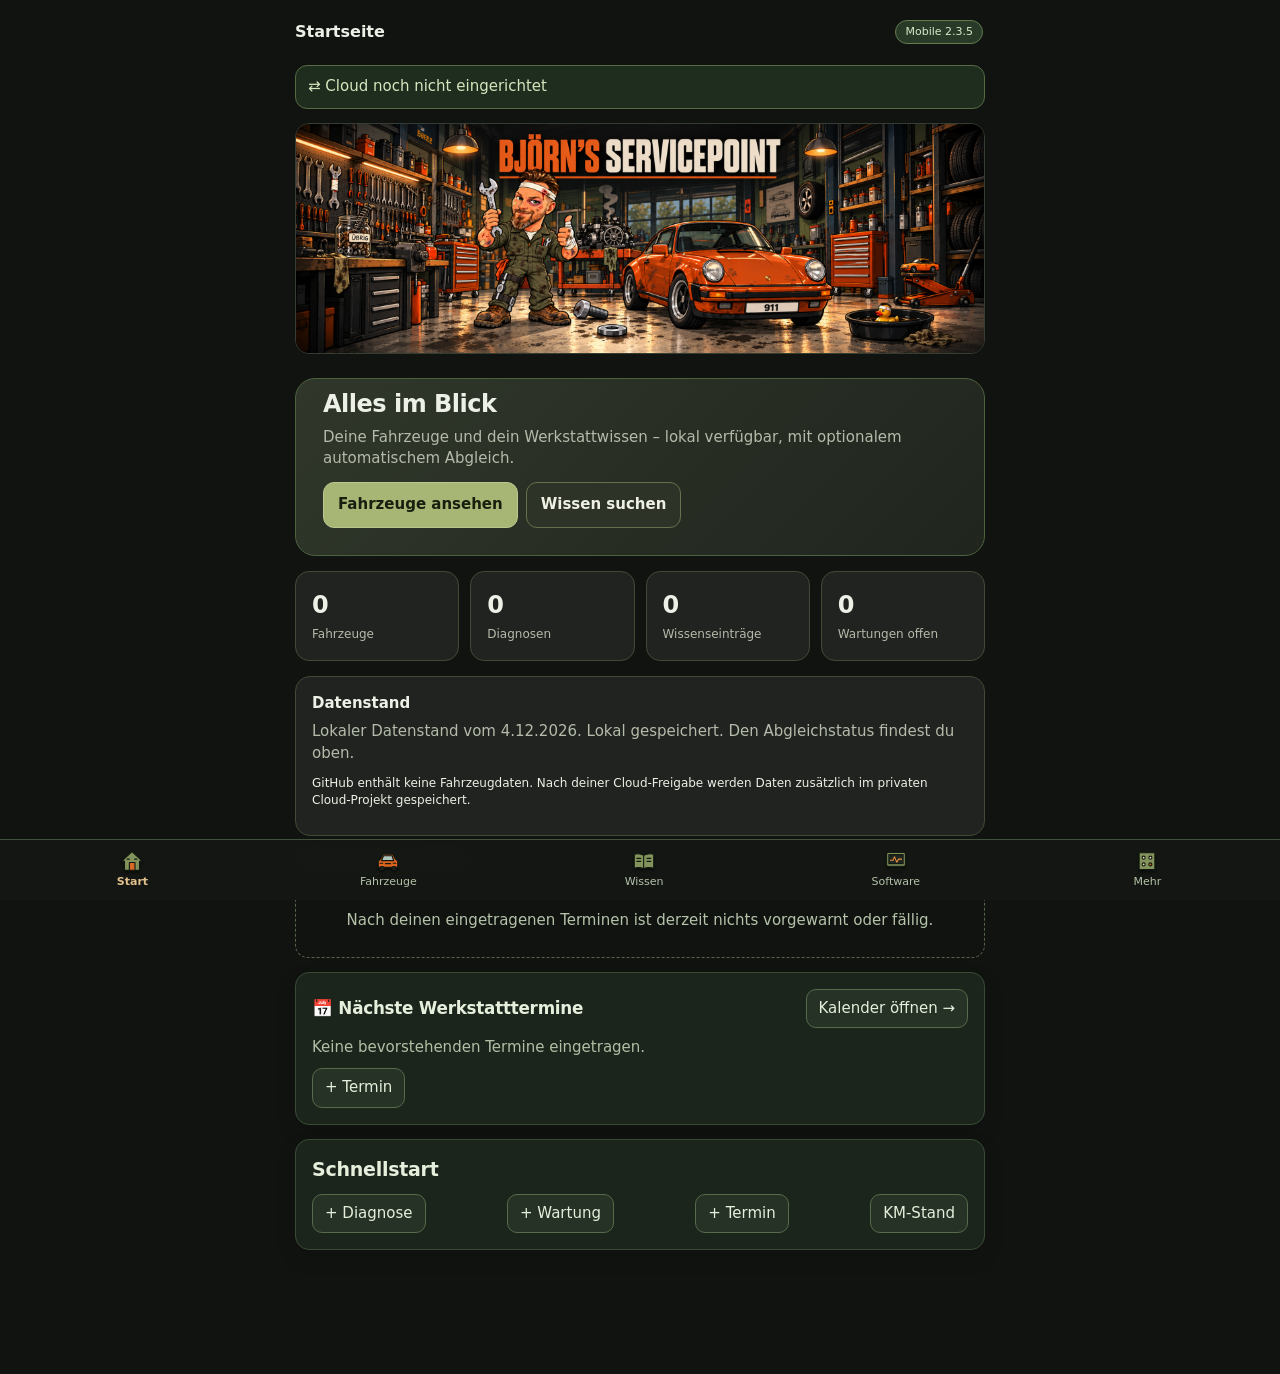
<file: index.html>
<!doctype html><html lang="de"><head><meta charset="utf-8"><meta name="viewport" content="width=device-width,initial-scale=1,viewport-fit=cover"><meta name="theme-color" content="#20231f"><meta name="apple-mobile-web-app-capable" content="yes"><meta name="apple-mobile-web-app-status-bar-style" content="black-translucent"><meta name="apple-mobile-web-app-title" content="Werkstatt"><link rel="manifest" href="manifest.webmanifest"><link rel="apple-touch-icon" href="icon-192.png"><link rel="stylesheet" href="assets/style.css?v=2.3.0-20261022"><link rel="stylesheet" href="assets/cloud.css?v=2.3.0-20261022"><meta name="referrer" content="no-referrer"><meta http-equiv="Content-Security-Policy" content="default-src 'self'; script-src 'self'; style-src 'self' 'unsafe-inline'; img-src 'self' blob: data:; connect-src 'self' https://*.supabase.co; worker-src 'self'; object-src 'none'; base-uri 'self'; form-action 'self'"><title>Meine Fahrzeugwerkstatt Mobile</title><link rel="stylesheet" href="assets/vehicle-cover.css?v=2.3.0-20261022"><link rel="stylesheet" href="assets/workshop21.css?v=2.3.0-20261022"><link rel="stylesheet" href="assets/workshop22.css?v=2.3.0"><link rel="stylesheet" href="assets/catalog-manager.css?v=2.3.0"><link rel="stylesheet" href="assets/family-admin.css?v=2.3.5-20261027-family-calendar"><link rel="stylesheet" href="assets/fw-family-trash.css?v=20261027-iphone-trash-fix4"><link rel="stylesheet" href="assets/fw-tools235.css?v=2.3.5-iphone-20261026-fix2"><link rel="stylesheet" href="assets/fw-calendar.css?v=2.3.5-20261027-darkfix1"></head><body><div id="root"><main class="shell"><h1>Meine Fahrzeugwerkstatt</h1><p>Mobile Version wird geladen …</p></main></div><script src="assets/workshop22-core.js?v=2.3.0"></script><script src="assets/jszip.min.js?v=2.3.0-20261022"></script><script src="assets/fw-model.js?v=2.3.0-20261022"></script><script src="assets/fw-cloud.js?v=2.3.0-20261022"></script><script src="assets/fw-sync-ui.js?v=2.3.0-20261022"></script><script src="assets/app.js?v=2.3.5-20261027-ref-filter-mobile3"></script><script src="assets/mobile-v2.js?v=2.3.0-20261022"></script><script src="assets/vehicle-cover.js?v=2.3.0-20261022"></script><script src="assets/intervals21.js?v=2.3.0-20261022"></script><script src="assets/vehicle-catalog21.js?v=2.3.0-20261022"></script><script src="assets/workshop21.js?v=2.3.0-20261022"></script><script src="assets/workshop22-ui.js?v=2.3.0"></script><script src="assets/curated-23.js?v=2.3.0"></script><script src="assets/public-knowledge-index.js?v=2.3.0"></script><script src="assets/catalog-manager.js?v=2.3.5-iphone-20261026-fix2"></script><script src="assets/research-case.js?v=2.3.0"></script><script src="assets/family-admin.js?v=2.3.5-20261027-family-calendar"></script><script src="assets/fw-calendar.js?v=2.3.5-20261027-darkfix1"></script><script src="assets/family-mobile.js?v=2.3.2"></script><script src="assets/fw-push.js?v=2.3.3-push-20261023"></script><script src="assets/fw-family-trash.js?v=20261027-iphone-trash-fix4"></script></body></html>
</file>
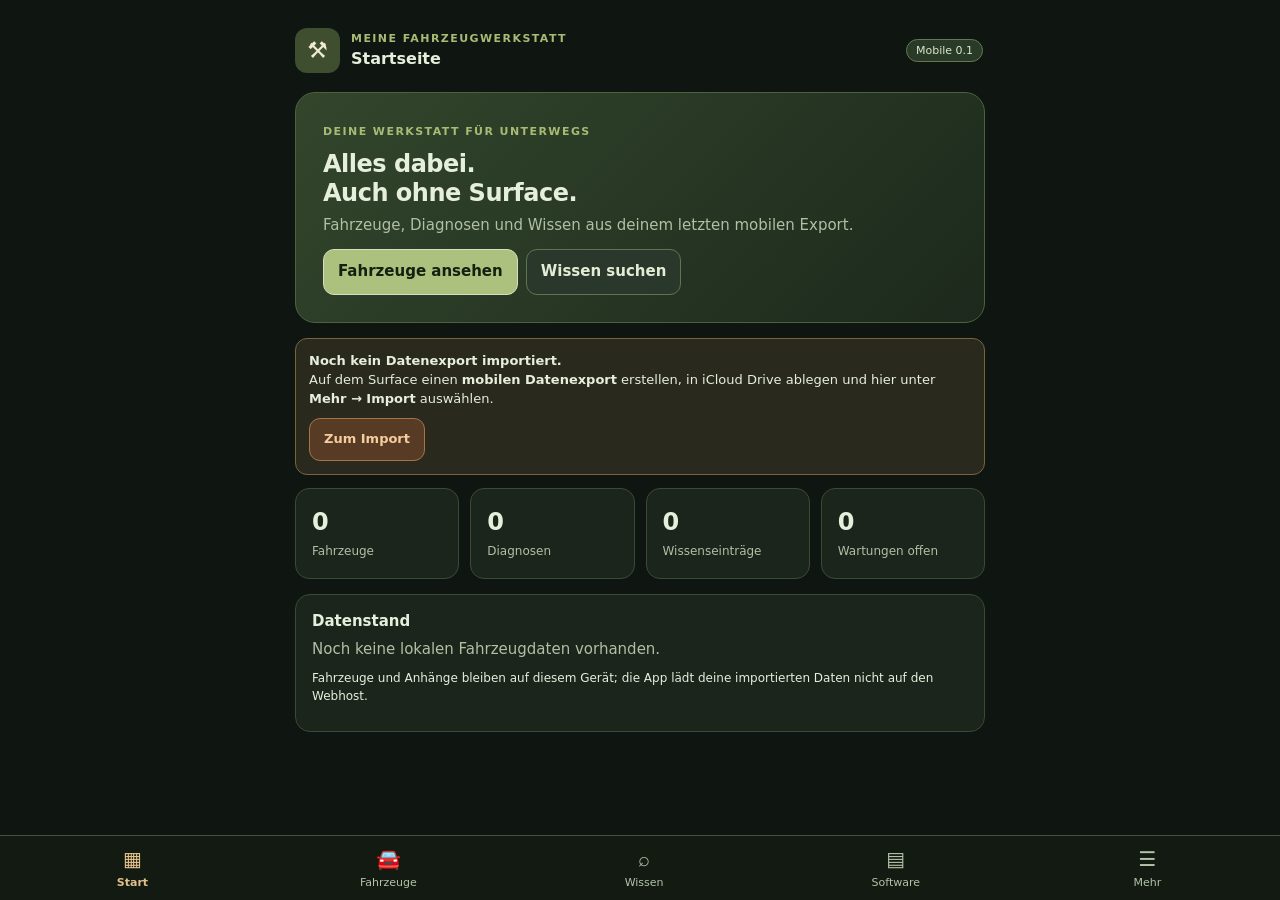
<file: APP_NUR_DIESEN_ORDNER_HOCHLADEN/index.html>
<!doctype html><html lang="de"><head><meta charset="utf-8"><meta name="viewport" content="width=device-width,initial-scale=1,viewport-fit=cover"><meta name="theme-color" content="#161c15"><meta name="apple-mobile-web-app-capable" content="yes"><meta name="apple-mobile-web-app-status-bar-style" content="black-translucent"><meta name="apple-mobile-web-app-title" content="Werkstatt"><link rel="manifest" href="manifest.webmanifest"><link rel="apple-touch-icon" href="icon-192.png"><link rel="stylesheet" href="assets/style.css"><title>Meine Fahrzeugwerkstatt Mobile</title></head><body><div id="root"><main class="shell"><h1>Meine Fahrzeugwerkstatt</h1><p>Mobile Version wird geladen …</p></main></div><script src="assets/jszip.min.js"></script><script src="assets/app.js"></script></body></html>
</file>
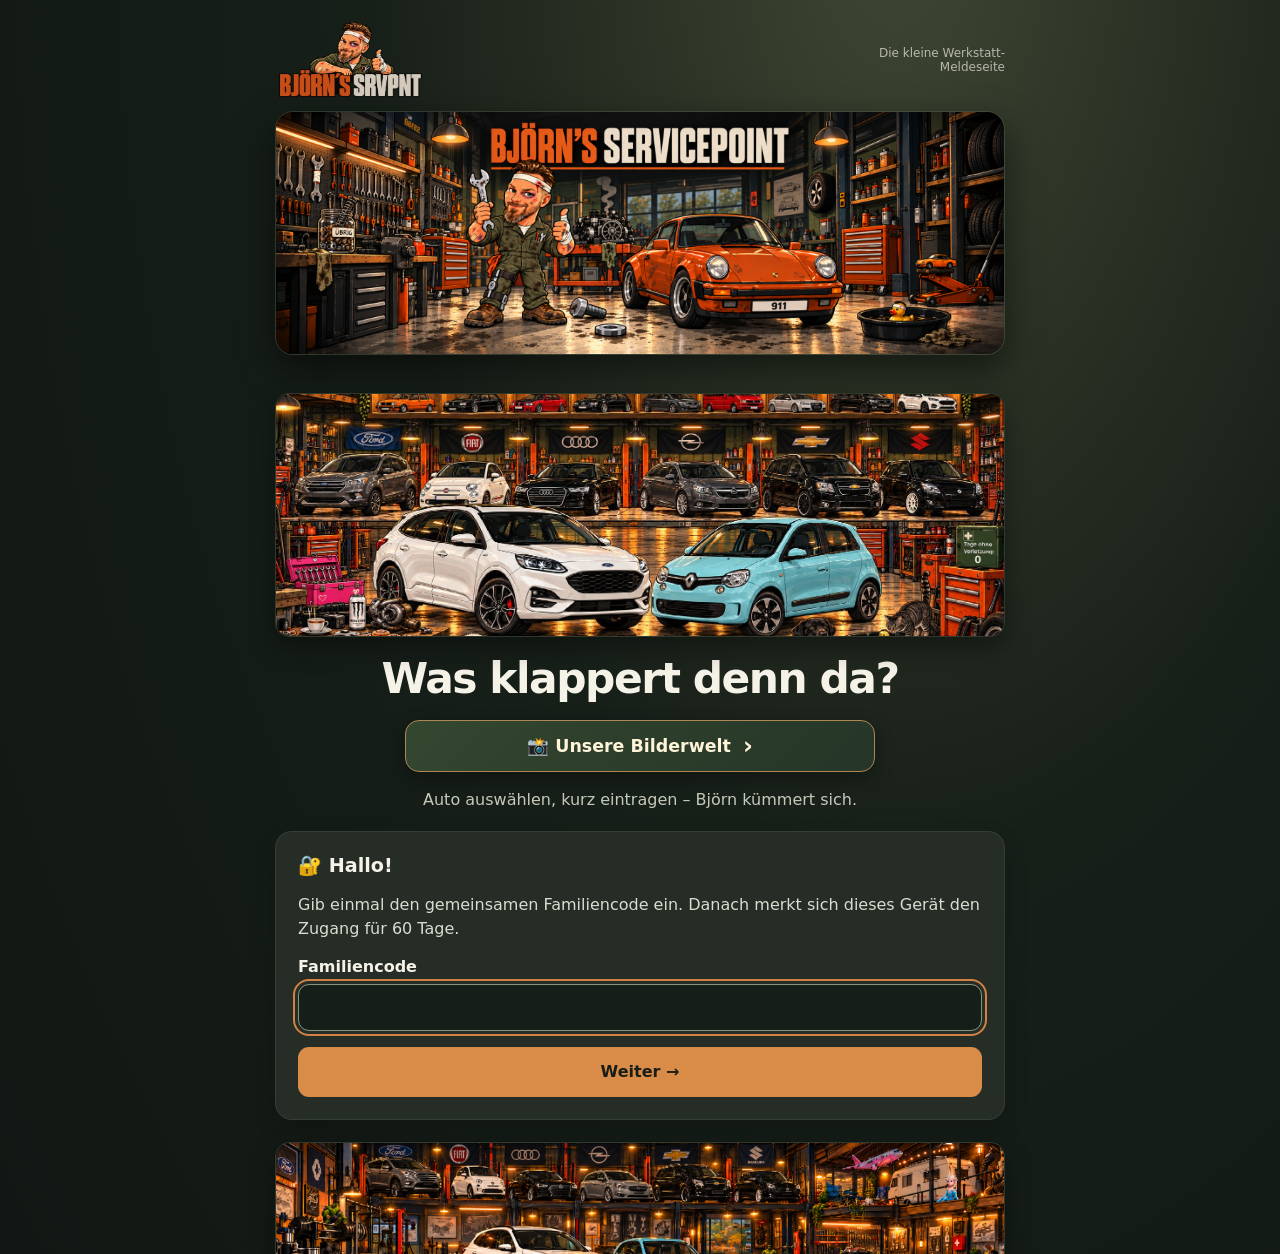
<file: familie/index.html>
<!doctype html><html lang="de"><head><meta charset="utf-8"><meta name="viewport" content="width=device-width,initial-scale=1,viewport-fit=cover"><meta name="theme-color" content="#161e18"><meta name="referrer" content="no-referrer"><meta http-equiv="Content-Security-Policy" content="default-src 'self'; script-src 'self'; style-src 'self'; img-src 'self' data:; connect-src 'self' https://*.supabase.co; object-src 'none'; base-uri 'self'; frame-ancestors 'none'; form-action 'self'"><title>Was klappert denn da? – Björns Werkstatt</title><link rel="icon" type="image/png" href="assets/logo.png"><link rel="stylesheet" href="style.css?v=20261028-bilderwelt1"></head><body><div id="app"><p style="padding:20px">Familienseite wird geladen …</p></div><script defer src="app.js?v=20261028-bilderwelt1"></script></body></html>
</file>
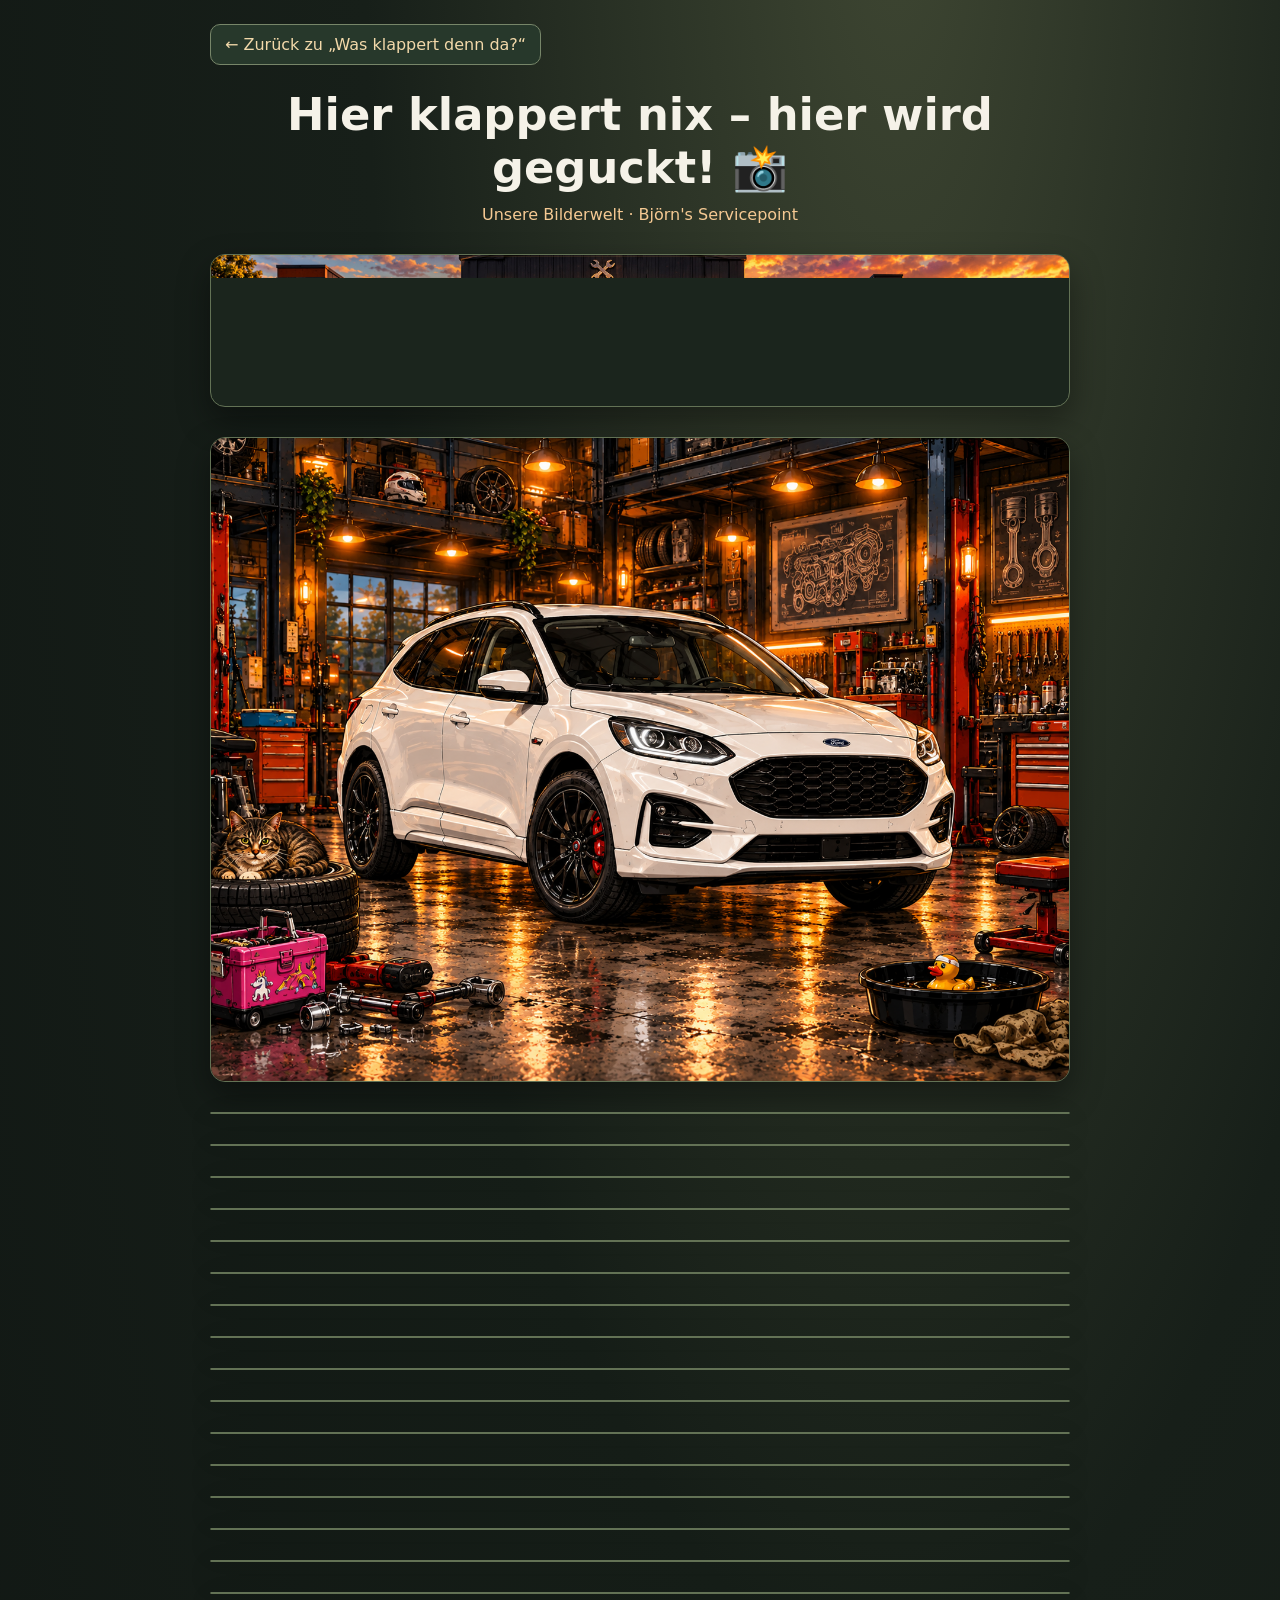
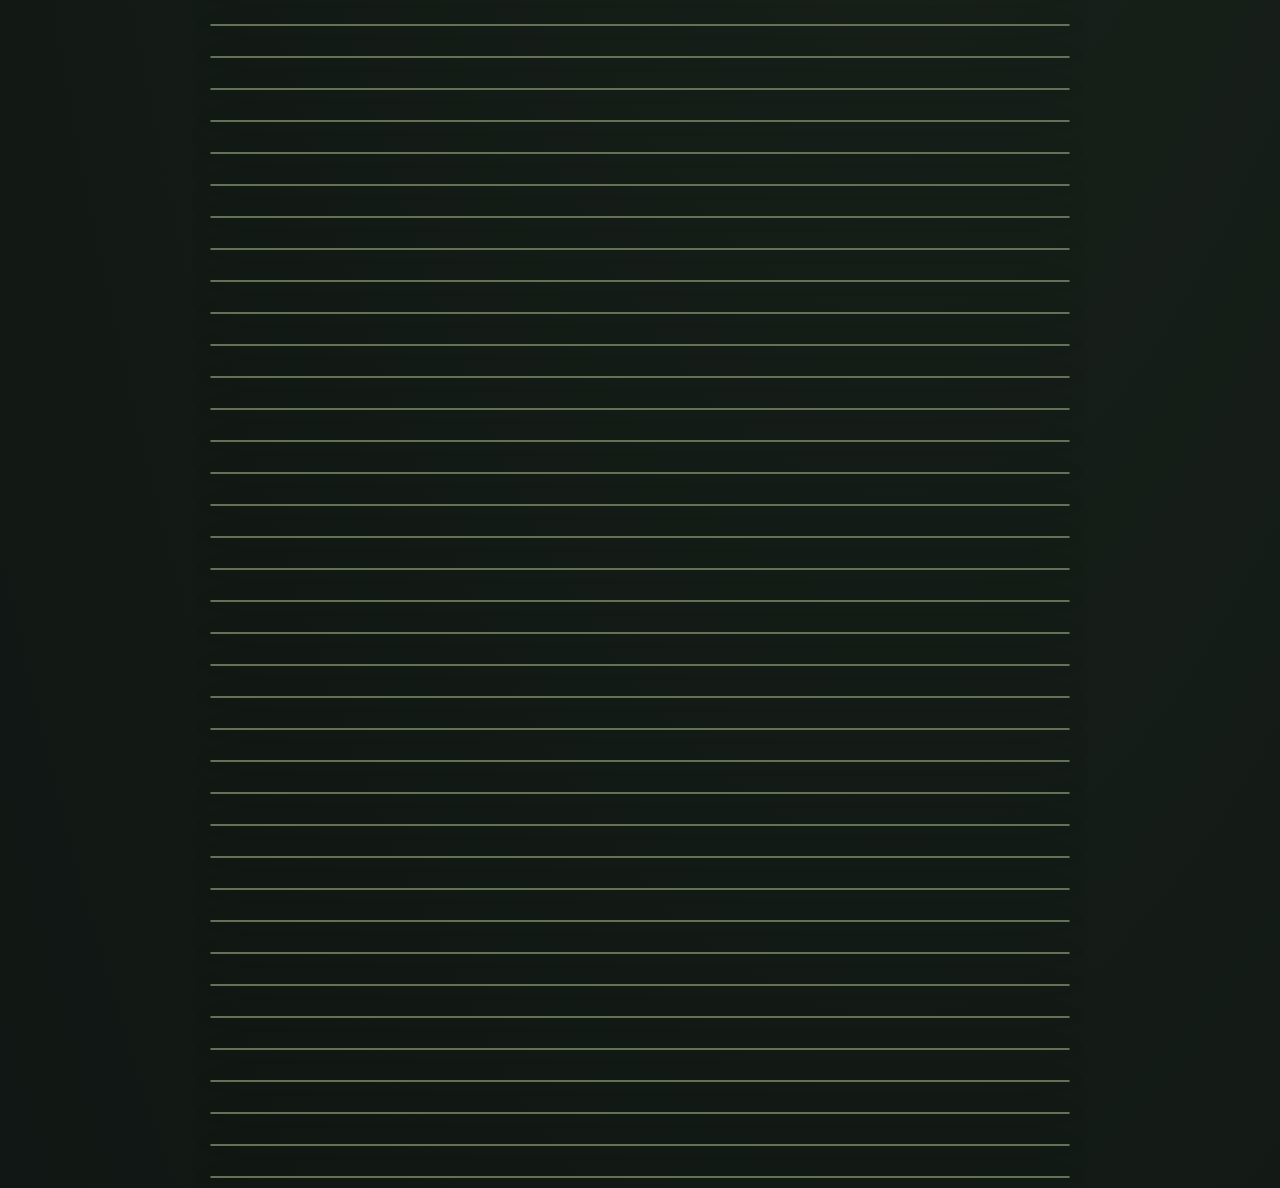
<file: familie/bilderwelt.html>
<!doctype html><html lang="de"><head><meta charset="utf-8"><meta name="viewport" content="width=device-width, initial-scale=1, viewport-fit=cover"><meta name="theme-color" content="#161e18"><meta name="referrer" content="no-referrer"><meta http-equiv="Content-Security-Policy" content="default-src 'self'; script-src 'self'; style-src 'self'; img-src 'self' data:; connect-src 'self'; object-src 'none'; base-uri 'self'">
<title>Unsere Bilderwelt – Björns Servicepoint</title><link rel="icon" href="assets/logo.png"><link rel="stylesheet" href="bilderwelt.css?v=1"></head><body><main class="world-wrap"><a class="back" href="./">← Zurück zu „Was klappert denn da?“</a><header><h1>Hier klappert nix – hier wird geguckt! 📸</h1><p>Unsere Bilderwelt · Björn's Servicepoint</p></header><div id="world-gallery" class="world-gallery" aria-live="polite"><p>Bilder werden geladen …</p></div></main><dialog id="world-lightbox" aria-label="Bild groß ansehen"><button type="button" id="world-close" aria-label="Bild schließen">×</button><img alt="Vergrößerte Bilderwelt-Aufnahme"></dialog><script defer src="bilderwelt.js?v=1"></script></body></html>
</file>
<file: assets/style.css>
:root{--bg:#0f1510;--panel:#1c251c;--panel2:#222f20;--line:#3a4b35;--text:#e6eedc;--muted:#b1bfa5;--olive:#a8bb75;--orange:#d19455;--red:#d78b79;color-scheme:dark;font-family:system-ui,-apple-system,"Segoe UI",Arial,sans-serif}*{box-sizing:border-box}body{margin:0;background:var(--bg);color:var(--text);font-size:15px;line-height:1.45}button,input,select{font:inherit}button{cursor:pointer}a{color:#d9eaa9}h1,h2,h3,p{margin-top:0}h1{font-size:24px;letter-spacing:-.5px;line-height:1.2}h2{font-size:19px;letter-spacing:-.25px;margin-bottom:10px}h3{font-size:15px;margin-bottom:6px}p{margin-bottom:10px}.shell{max-width:720px;margin:auto;padding:18px 15px 100px}.top{display:flex;align-items:center;justify-content:space-between;gap:12px;margin-bottom:19px}.brand{display:flex;align-items:center;gap:11px}.brand-logo{border-radius:12px;color:#f0ebcf;background:#3e4e2e;font-size:23px;display:grid;place-items:center;width:45px;height:45px}.brand-title{font-size:16px;font-weight:750}.muted{color:var(--muted)}.small{font-size:12px}.eyebrow{color:var(--olive);text-transform:uppercase;letter-spacing:.13em;font-size:11px;font-weight:750}.hero{background:linear-gradient(135deg,#33462c,#1c291c);border:1px solid #4c623e;border-radius:20px;padding:22px 18px;margin-bottom:15px}.hero h1{margin:8px 0 8px}.pill{display:inline-block;border:1px solid #637a4c;color:#d9e7c7;background:#293b28;border-radius:20px;padding:3px 9px;font-size:11px;margin:2px}.pill.warn{border-color:#9e7445;background:#3b2b1d;color:#efc48f}.pill.error{border-color:#945c50;background:#3f2523;color:#f7a996}.grid{display:grid;grid-template-columns:repeat(2,minmax(0,1fr));gap:11px}.stat{padding:16px;background:var(--panel);border-radius:14px;border:1px solid var(--line)}.stat b{font-size:24px;display:block}.stat span{font-size:12px;color:var(--muted)}.panel,.item{border:1px solid var(--line);background:var(--panel);padding:16px;border-radius:15px;margin-bottom:10px}.item{cursor:pointer}.item:active{background:#293627}.item h3{margin:0 0 4px}.item p{color:#bbc7b1;font-size:13px;margin-bottom:4px}.btn{display:inline-flex;align-items:center;justify-content:center;gap:8px;background:#acc17e;border:1px solid #d4dfbb;border-radius:11px;color:#142010;padding:11px 14px;font-weight:700;text-decoration:none}.btn.secondary{background:#29382b;color:#e4ecd6;border-color:#627351}.btn.orange{background:#583b25;color:#f5ce9e;border-color:#a57546}.btn.full{display:flex;width:100%;margin:9px 0}.actions{display:flex;gap:8px;flex-wrap:wrap;margin-top:12px}.search{width:100%;background:#141e15;border:1px solid #607050;border-radius:12px;color:#f2f4ea;outline:none;padding:12px 13px;margin:6px 0 14px}.search:focus{border-color:#bacf8f}.field{margin:13px 0}.field label{display:block;margin-bottom:5px;color:#d4dfc8;font-weight:650;font-size:13px}select{width:100%;background:#192219;color:#eaf2e3;padding:10px;border:1px solid #5c6f50;border-radius:11px}.two{display:grid;grid-template-columns:1fr 1fr;gap:9px}.detail{padding:15px 0;border-bottom:1px solid #394734}.detail:last-child{border-bottom:0}.detail label{display:block;color:var(--muted);font-size:12px;margin-bottom:4px}.detail div{white-space:pre-wrap;overflow-wrap:anywhere}.title-row{display:flex;justify-content:space-between;align-items:center;gap:8px;margin-bottom:12px}.back{color:#d7eab8;background:none;border:0;padding:0;font-size:14px}.bottom{position:fixed;bottom:0;left:0;right:0;z-index:2;display:flex;justify-content:space-around;align-items:center;padding:8px max(8px,env(safe-area-inset-right)) calc(8px + env(safe-area-inset-bottom)) max(8px,env(safe-area-inset-left));background:rgba(19,27,18,.97);border-top:1px solid #43523b;backdrop-filter:blur(12px)}.nav{font-size:11px;display:flex;flex-direction:column;align-items:center;gap:1px;background:none;border:0;color:#b4c2a9;min-width:55px}.nav.on{color:#e2c08b;font-weight:750}.nav i{font-size:20px;font-style:normal}.tip{background:#292a1d;border:1px solid #7b633e;border-radius:12px;padding:13px;font-size:13px;margin:13px 0}.status{padding:10px 12px;border-radius:10px;background:#243624;color:#d5efc8;margin:10px 0;font-size:13px}.status.bad{background:#42251f;color:#ffd3c9}hr{border:0;border-top:1px solid var(--line);margin:17px 0}.tabs{display:flex;gap:8px;margin:14px 0}.tabs button{flex:1;padding:10px 6px;background:#263326;border:1px solid #485d3d;color:#e5eddc;border-radius:10px}.tabs .selected{background:#46582f;border-color:#c3d598;color:#fff}.empty{text-align:center;color:#b5c3aa;padding:25px 10px;border:1px dashed #54654a;border-radius:13px}.inline-code{font-family:ui-monospace,monospace;color:#efc391}.notice{font-size:13px;color:#d6dccb}a.external:after{content:' ↗'}@media(min-width:650px){.shell{padding-top:28px}.grid{grid-template-columns:repeat(4,minmax(0,1fr))}.hero{padding:27px}}

#mobile-form{display:grid;gap:10px}#mobile-form input,#mobile-form select,#mobile-form textarea{width:100%;background:#1f241e;color:#f1f0e9;border:1px solid #626a4a;border-radius:10px;padding:12px;font:inherit}#mobile-form label{font-weight:650;margin-top:5px}
.sync-strip{display:block;width:100%;min-height:42px;padding:10px 12px;background:#1e2d1d;color:#d6e5be;border:1px solid #566b42;border-radius:12px;font:inherit;text-align:left;margin-bottom:14px;overflow-wrap:anywhere}.sync-strip.error,.sync-strip.conflict{color:#ffcf9b;background:#38291e;border-color:#ab7743}.editor-v2{display:grid;gap:13px}.editor-v2 label{display:grid;gap:6px;font-size:14px;font-weight:600}.editor-v2 input,.editor-v2 textarea,.editor-v2 select{width:100%;padding:12px;color:#eaf1dc;background:#152013;border:1px solid #687a51;border-radius:11px;font:inherit;font-size:16px;min-height:44px}.step-links{display:flex;gap:12px;flex-wrap:wrap;margin:8px 0 20px}.case-actions{margin-bottom:12px}.bottom button{min-height:44px}#mobile-report{padding:18px;background:#1a2418;border:1px solid #5b6a46;border-radius:14px}#mobile-report .detail{break-inside:auto}#mobile-report h2{margin-top:22px}.report-toolbar{margin-bottom:18px}input[type=file]{width:100%;font:inherit}button:focus-visible,a:focus-visible,input:focus-visible,select:focus-visible,textarea:focus-visible{outline:2px solid #d7ad77;outline-offset:3px}a,button{-webkit-tap-highlight-color:transparent}
@media print{body{background:#fff!important;color:#111!important;font-size:11pt}.top,.bottom,.report-toolbar,.status,.sync-strip{display:none!important}.shell{padding:0;max-width:none}#mobile-report{display:block;background:#fff;color:#111;border:none;padding:0}#mobile-report .detail{border-color:#ccc;break-inside:auto}#mobile-report .detail label{color:#333}#mobile-report h2{break-after:avoid}.detail div{white-space:pre-wrap;overflow-wrap:anywhere}p{orphans:3;widows:3}@page{margin:18mm}}
</file>
<file: assets/cloud.css>
.cloudbox{max-width:1040px;margin:auto;color:#e6eedc}.cloud-heading{background:linear-gradient(120deg,#30402a,#161c18);padding:24px;border:1px solid #4e6240;border-radius:18px;margin-bottom:16px}.cloud-heading>span{color:#b5c587;letter-spacing:.14em;font-size:12px;font-weight:700}.cloud-heading h1{font-size:clamp(25px,4vw,36px);line-height:1.12;letter-spacing:-.6px;margin:12px 0}.cloud-card{border:1px solid #44543a;background:#192119;border-radius:16px;padding:20px;margin:14px 0}.cloud-card h2{font-size:20px;margin:0 0 14px}.cloud-card p{line-height:1.55}.cloud-card form{display:grid;gap:14px}.cloud-card label{display:grid;gap:6px;color:#d6dfc7;font-weight:600}.cloud-card input:not([type=checkbox]){width:100%;min-height:46px;color:#edf2e5;background:#111811;border:1px solid #677351;border-radius:10px;font:inherit;padding:10px}.cloud-card .cloud-check{display:flex;align-items:flex-start;font-weight:400;font-size:14px;gap:10px}.cloud-check input{flex-shrink:0;width:21px;height:21px}.cloudbox button{border-radius:10px;min-height:44px;background:#aabf7b;color:#13210f;border:1px solid #bfce9f;font:inherit;font-weight:700;padding:10px 13px;cursor:pointer}.cloudbox button:disabled{opacity:.55;cursor:wait}.cloud-actions{display:flex;flex-wrap:wrap;gap:10px}.cloud-actions button:not(:first-child){background:#2b3626;color:#e8ecd7;border-color:#63714f}.cloud-state{background:#253321;color:#d5e5bc;border:1px solid #485d3b;padding:12px 15px;border-radius:12px;margin:12px 0;overflow-wrap:anywhere}.cloud-state.error,.cloud-error{background:#3b2520;border-color:#8c4e37;color:#f5bb99;padding:12px;border-radius:10px}.cloud-state.conflict{background:#412f20;color:#f2c38f;border-color:#ad7942}.cloud-state.busy{border-color:#adc17b}.cloud-small{font-size:12px;opacity:.85;overflow-wrap:anywhere}.cloud-conflict{background:#20271c;border:1px solid #6a724e;padding:14px;margin:12px 0;border-radius:12px}.cloud-columns{display:grid;grid-template-columns:1fr 1fr;gap:16px}.cloud-columns dl{margin:12px 0}.cloud-columns dt{font-size:12px;color:#c7d3b4}.cloud-columns dd{white-space:pre-wrap;overflow-wrap:anywhere;margin:0;color:#f4ead7;max-height:210px;overflow:auto}.cloud-columns button{background:#4c3827;border-color:#ac7a49;color:#f0cd9c}.cloudbox p{overflow-wrap:anywhere}@media(max-width:530px){.cloud-columns{grid-template-columns:1fr}.cloud-card{padding:16px}.cloud-heading{padding:19px}}
</file>
<file: assets/vehicle-cover.css>
/* Fahrzeugspezifische Titelbilder. Bilder ohne gültigen lokalen Blob bleiben unsichtbar. */
.mobile-cover-small,.mobile-cover-large{display:inline-flex;overflow:hidden;border:1px solid #546348;background:transparent;padding:0;border-radius:11px;cursor:zoom-in;float:right;margin:0 0 5px 12px}.mobile-cover-small{width:80px;height:66px}.mobile-cover-large{width:136px;height:104px;flex:0 0 136px;margin:0}.mobile-cover-small:not(:has(img[src])),.mobile-cover-large:not(:has(img[src])){display:none}.mobile-cover-small img,.mobile-cover-large img{width:100%;height:100%;object-fit:cover}.mobile-cover-heading{display:flex;align-items:flex-start;justify-content:space-between;gap:10px}.mobile-cover-heading>div{min-width:0}.mobile-cover-choice{margin:-6px 0 13px}.mobile-cover-choice .btn{font-size:13px}.mobile-cover-overlay{position:fixed;inset:0;z-index:500;display:flex;justify-content:center;align-items:center;background:rgba(3,6,4,.96);padding:20px}.mobile-cover-overlay img{display:block;max-width:100%;max-height:88vh;object-fit:contain}.mobile-cover-close{position:absolute;right:14px;top:calc(env(safe-area-inset-top,0px) + 16px);z-index:1;min-width:47px;min-height:47px;background:#37462e;color:white;border:1px solid #768462;border-radius:12px;font-size:21px}
</file>
<file: assets/workshop21.css>
/* 2.1 mobile: charcoal surfaces, olive controls and dark-orange accents. */
:root{--bg:#111311;--panel:#20231f;--panel2:#292d25;--line:#424a36;--text:#edf0e6;--muted:#b4bbaa;--olive:#adbd7c;--orange:#d19a69}
body{background:var(--bg)}
.shell{padding-top:max(18px,env(safe-area-inset-top));padding-bottom:calc(110px + env(safe-area-inset-bottom))}
.panel,.item{background:var(--panel)}
.hero{background:linear-gradient(135deg,#30372a,#20251e)}
.bottom{background:rgba(20,23,19,.98)}
.brand-logo{flex:0 0 45px;background:#4a5435}.top>.pill{white-space:nowrap}
.search,.editor-v2 input,.editor-v2 textarea,.editor-v2 select,select{background:#191c17}
.btn{background:#a7b575;border-color:#bac88d;color:#17200f;min-height:44px}
.btn.secondary{background:#2d3327;color:#edf0e3;border-color:#65704c}
.btn.orange{background:#663e24;color:#f5d3af;border-color:#a1693b}
button:disabled{opacity:.45;cursor:default}
h1,h2,h3,.title-row>*,.fw21-notes{overflow-wrap:anywhere;min-width:0}
.fw21-page-title{margin-top:17px}
.fw21-menu-buttons{display:grid;gap:10px}.fw21-menu-buttons button{width:100%;justify-content:flex-start;text-align:left}
.fw21-ideas-bottom{margin-bottom:8px}.fw21-ideas-bottom button{width:100%;justify-content:space-between;text-align:left}.fw21-ideas-bottom p{margin:11px 0 0}
.fw21-costs{display:grid;grid-template-columns:repeat(2,minmax(0,1fr));gap:10px;margin:16px 0}
.fw21-total{margin:0;padding:14px 12px}.fw21-total small{color:var(--muted);display:block}.fw21-total b{display:block;font-size:clamp(16px,4.9vw,25px);letter-spacing:-.5px;margin-top:5px;overflow-wrap:anywhere}
.fw21-list{margin-top:17px}.fw21-list .panel{margin:12px 0}.fw21-list .title-row{align-items:flex-start;gap:12px}.fw21-list h2{font-size:18px;margin:0}.fw21-price{white-space:nowrap;flex-shrink:0}.fw21-notes{white-space:pre-wrap;color:#d4d9cc}.fw21-delete{padding:10px 12px;min-height:44px;color:#d5ad88}
.fw21-detail{margin:25px 0 12px}.fw21-detail>.notice{padding:0 4px}
.fw21-interval{padding:14px 0;border-top:1px solid var(--line)}.fw21-interval p{margin:6px 0}.fw21-interval:last-child{padding-bottom:0}.fw21-interval-value{font-size:17px;color:#e2e9ca;font-weight:700}.fw21-interval a,.fw21-variant a{color:#dfb38b}.fw21-source{display:flex;flex-wrap:wrap;gap:8px;justify-content:space-between;align-items:baseline}.fw21-source small{color:var(--muted)}
.fw21-interval-card>.title-row{align-items:start}.fw21-interval-card>.title-row h3{margin-top:4px}
.fw21-vehicle-link{display:flex;width:100%;align-items:flex-start;text-align:left;gap:10px;border:0;border-bottom:1px solid var(--line);background:none;color:var(--text);padding:14px 0}.fw21-vehicle-link:last-child{border-bottom:0}.fw21-vehicle-link>span:first-child{flex:1;min-width:0}.fw21-vehicle-link small{display:block;color:var(--muted);font-size:12px;margin-top:5px}.fw21-vehicle-link .pill{max-width:125px;flex-shrink:0}
.fw21-search-form{display:grid;gap:10px;margin:14px 0}.fw21-search-form label{font-size:13px;color:var(--muted);display:grid;gap:7px}.fw21-search-form .search{margin:0;font-size:16px}.fw21-search-form select{font-size:16px;min-height:44px}.fw21-search-form button{justify-self:start}.fw21-catalog-note{margin:10px 0 0}.fw21-variant .title-row{align-items:start}.fw21-variant .title-row .pill{flex-shrink:0}.fw21-pages{display:flex;justify-content:space-between;gap:10px;margin:15px 0 24px}.fw21-profile-list{padding-top:12px}
.fw21-pages{align-items:center;flex-wrap:wrap}.fw21-pages>span{flex:1;text-align:center;min-width:68px}.fw21-pages .btn{min-height:44px;padding-left:12px;padding-right:12px}.fw21-profile-identity{font-weight:600;color:#e2e9ca;overflow-wrap:anywhere}.fw21-phase{color:#dfb38b;font-weight:600}.fw21-source-location{line-height:1.45;overflow-wrap:anywhere}.fw21-interval-card>.title-row>.pill{max-width:56%;white-space:normal;text-align:right}.fw21-interval-card p{overflow-wrap:anywhere}
.mobile-update21{margin:14px 0;padding:15px;border:1px solid #a37044;border-radius:13px;background:#30271e}.mobile-update21 p{font-size:13px;margin:7px 0}.mobile-update21 small{display:block;color:#e2bd91;margin-top:8px}
@media(min-width:550px){.fw21-menu-buttons{grid-template-columns:1fr 1fr}.fw21-search-form{grid-template-columns:minmax(0,1fr) minmax(150px,.6fr) auto;align-items:end}.fw21-search-form button{min-height:46px}}
@media(max-width:360px){.shell{padding-left:12px;padding-right:12px}.top{gap:6px}.brand-title{font-size:14px}.brand-logo{width:39px;height:39px;flex-basis:39px}.eyebrow{font-size:9px}.top>.pill{font-size:10px;padding:3px 6px}.fw21-price{font-size:14px}.fw21-vehicle-link{flex-wrap:wrap}}
@media print{.mobile-update21{display:none!important}}

.fw21-scope{margin:12px 0;padding:10px;border:1px solid #81512e;border-radius:8px;font-size:.9rem;line-height:1.5;overflow-wrap:anywhere}.fw21-scope summary{cursor:pointer;font-weight:600;color:#d89a64}.fw21-scope ul{margin:8px 0;padding-left:20px}
</file>
<file: assets/workshop22.css>
/* 2.2 visual layer; no fixed crop or object-fit:cover on original brand images. */
.brand22{display:block;text-decoration:none;margin:0 5px 22px;padding:0;flex:none}
.brand22 img{display:block;width:100%;height:auto;max-height:none;object-fit:contain}
.hero22{margin:0 0 24px;width:100%;border-radius:14px;overflow:hidden;border:1px solid #343d31;background:#111610}
.hero22 img{display:block;width:100%;height:auto;max-height:none;object-fit:contain}
.hero22 + .pagehead .eyebrow{display:none}
.sidebar{overflow-y:auto!important;overflow-x:hidden!important;scrollbar-gutter:stable;overscroll-behavior:contain}
.sidebar .navlist{flex:0 0 auto!important;min-height:auto!important;max-height:none!important;overflow:visible!important;display:block}
.sidebar .ideas-bottom{position:static!important;flex:none;margin-top:12px}
.sidebar .sidebarfoot{position:static!important;margin-top:18px;flex:none}
.sidebar .navbtn{white-space:normal}
.sticker22{display:inline-block;width:30px;height:30px;vertical-align:middle;flex:none;filter:drop-shadow(0 2px 1px #0006)}
.navicon .sticker22{width:28px;height:28px}.symbol .sticker22{width:42px;height:42px}.navicon{width:30px;min-width:30px}
.fw22-profile{padding:22px;min-width:0}.fw22-profile h2{margin:7px 0 10px}.fw22-profile header{border-bottom:1px solid #35412f;padding-bottom:14px}
.fw22-scope{font-size:13px;color:#aeb9a6;margin-top:10px}.fw22-scope summary{cursor:pointer;padding:5px 0;color:#b6c49e}
.fw22-scope[open]{background:#151d15;border-radius:8px;padding:10px 12px}.fw22-scope ul{padding-left:20px}
.fw22-item{padding:18px 0;border-bottom:1px solid #303b2e}.fw22-item:last-child{border-bottom:0;padding-bottom:0}
.fw22-item-head{display:flex;gap:14px;justify-content:space-between;align-items:start;flex-wrap:wrap}.fw22-amount{color:#dba574}
.fw22-cadence{margin:6px 0!important}.fw22-condition{font-size:13px;color:#adb9a4;line-height:1.55}
.fw22-item-actions{display:flex;justify-content:space-between;align-items:start;gap:10px;flex-wrap:wrap;font-size:12px;margin-top:10px}
.fw22-item-actions details{max-width:100%;overflow-wrap:anywhere;flex:1;min-width:120px}.fw22-item-actions summary{cursor:pointer;color:#aebf8e}
.fw22-item-actions button{font-size:12px}.interval22-editor{padding:18px;border:1px solid #4b593e;background:#182016;border-radius:12px;grid-column:1/-1}
.interval22-grid{display:grid;grid-template-columns:repeat(2,minmax(0,1fr));gap:14px;margin:12px 0 16px}.interval22-grid label{display:block}
.interval22-grid label.wide{grid-column:1/-1}.interval22-grid input,.interval22-grid select,.interval22-grid textarea{display:block;width:100%;margin-top:6px;box-sizing:border-box}
.interval22-summary{display:flex;flex-wrap:wrap;align-items:center;gap:7px;margin:8px 0;padding:10px 12px;border-left:3px solid #b06530;background:#1b241a;border-radius:6px}
.interval22-summary small{display:block;flex-basis:100%;color:#aeb9a6}.interval22-summary .slim{font-size:12px}
.own22-panel{margin:20px 0}.own22-row{padding:12px 0;border-bottom:1px solid #35412f}.own22-row:last-child{border-bottom:0}
.tire22-row{display:grid;grid-template-columns:1fr 1.4fr;gap:12px;padding:10px 0;border-bottom:1px solid #35412f}.tire22-row small{display:block;color:#b7c1ae}
.brand22-mobile{width:min(100%,320px);margin:16px auto 24px}.brand22-mobile img{width:100%;height:auto;display:block}
.bottom .sticker22{width:24px;height:24px}.bottom i{line-height:1;display:block}.mobile-hero22 + .hero{padding-top:3px}
@media(max-width:800px){.sidebar .navlist{display:flex;flex-wrap:wrap}.sidebar{max-height:none;height:auto}.brand22{max-width:260px;margin:5px auto 12px}.hero22{margin-bottom:16px}.interval22-grid{grid-template-columns:1fr}.interval22-editor{padding:13px}.fw22-profile{padding:16px}.fw22-item-actions button{min-height:40px}.tire22-row{grid-template-columns:1fr}.fw22-item-head{display:block}.fw22-amount{display:block;margin-top:7px}}
@media print{.hero22,.brand22,.sticker22{display:none!important}}

button[data-fw21-nav] .sticker22{width:26px;height:26px;vertical-align:middle;margin-right:5px}
</file>
<file: assets/catalog-manager.css>
.fwcat-launch{margin:0 0 14px;display:flex;justify-content:flex-end}.fwcat-action{background:#445236;border:1px solid #79935a;color:#fff;border-radius:9px;padding:10px 15px;cursor:pointer;font-size:.94rem;font-weight:600;display:inline-block}.fwcat-action:hover{background:#596a43}.fwcat-mask{position:fixed;z-index:15000;inset:0;background:#000b;display:flex;align-items:center;justify-content:center;padding:12px}.fwcat-dialog{position:relative;width:min(730px,100%);max-height:93vh;overflow:auto;background:#171c18;color:#e5e6dc;border:1px solid #485240;border-radius:14px;padding:22px;box-shadow:0 12px 40px #0009}.fwcat-dialog h2,.fwcat-dialog h3{color:#f6d8b0}.fwcat-dialog section{padding:14px;border:1px solid #394539;border-radius:11px;margin:12px 0}.fwcat-dialog p{line-height:1.55}.fwcat-tabs{display:flex;gap:7px;flex-wrap:wrap}.fwcat-tab{border:1px solid #475246;background:#262d27;color:#e3e7de;padding:8px 12px;border-radius:20px;cursor:pointer}.fwcat-tab.active{border-color:#e17a32;color:#ffd8a6}.fwcat-close{position:absolute;right:12px;top:8px;background:transparent;color:#fff;border:0;font-size:27px;cursor:pointer}.fwcat-file input{display:block;margin-top:5px;max-width:100%;font-size:12px}.fwcat-error{color:#ffad92}.fwcat-ok{color:#b8d693}.fwcat-footnote{font-size:.78em;color:#aeb8aa}.fwcat-extended{margin-top:15px;padding:16px;background:#1c231d;border:1px solid #364638;border-radius:12px}.fwcat-entry{margin:8px 0;border:1px solid #53614b;border-radius:8px;padding:9px}.fwcat-entry summary{cursor:pointer}.fwcat-entry a{color:#efae66}.fwcat-entry small{color:#bec3b3}
</file>
<file: assets/family-admin.css>
.fam-admin{max-width:1050px;margin:auto;padding:12px 0 30px;color:var(--text,#f1f2e9)}
.fam-head{display:flex;gap:18px;justify-content:space-between;align-items:center;margin-bottom:20px;flex-wrap:wrap}
.fam-head h1{margin:.3rem 0;font-size:clamp(1.4rem,3vw,2.2rem)}.fam-head p{opacity:.76}
.fam-panel{border:1px solid #62694b66;background:#202620;border-radius:17px;padding:21px;margin:17px 0;box-shadow:0 9px 22px #0002}
.fam-panel h2{font-size:1.2rem;margin:0 0 10px}.fam-panel p{line-height:1.5}
.fam-admin .fam-btn{border:1px solid #cb783e;background:#c8773c;color:#161914;border-radius:10px;padding:11px 16px;font-weight:750;cursor:pointer;margin:5px 5px 5px 0;min-height:42px}
.fam-admin .fam-btn.secondary{background:#354431;color:#f2e9d5;border-color:#66755e}.fam-admin .fam-btn.subtle{background:transparent;border-color:#626556;color:#f6d6c3}
.fam-admin .fam-btn:disabled{opacity:.55;cursor:wait}.fam-admin input{width:100%;margin:7px 0 12px;box-sizing:border-box;border:1px solid #65705e;background:#171c19;color:#faf5e9;border-radius:9px;padding:11px;font-size:16px}
.fam-form{max-width:900px}.fam-car-list{display:grid;gap:9px}.fam-car{border:1px solid #59645360;padding:10px;display:flex;gap:12px;border-radius:12px}.fam-car input[type=checkbox]{width:22px;height:22px;flex:none;accent-color:#d18242}.fam-car span{flex:1;min-width:0}.fam-car small{display:block;opacity:.65;margin:3px 0 0}.fam-small{font-size:.87rem;opacity:.78}.fam-label{display:block;margin-top:12px}.fam-message{padding:15px;border:1px solid #67735e80;border-radius:12px;margin:12px 0;background:#1a211c}.fam-message-top{display:flex;align-items:center;justify-content:space-between;gap:10px;flex-wrap:wrap}.fam-pill{font-size:.8rem;border-radius:20px;background:#465239;padding:6px 10px}.fam-message p{overflow-wrap:anywhere}.fam-notice{border-radius:10px;padding:13px;background:#3b4937}.fam-error{background:#553029}.fam-success{background:#304b35}.fam-actions{display:flex;flex-wrap:wrap;gap:6px}
@media(max-width:520px){.fam-panel{padding:15px}.fam-head{display:block}.fam-car{gap:8px}}

.fam-photo-row{display:flex;gap:9px;flex-wrap:wrap;margin:8px 0}.fam-photo-row button{background:none;border:1px solid #7777;padding:0;border-radius:8px;cursor:pointer}.fam-photo-row img{max-width:100px;max-height:100px;display:block;object-fit:cover;border-radius:8px}.fam-reply{padding:9px 12px;margin:8px 0;background:#638c6726;border-left:3px solid #537c59;border-radius:7px}.fam-reply p{margin:5px 0}.fam-picture-preview{max-width:95vw;max-height:90vh;border-radius:10px}.fam-picture-preview img{display:block;max-width:88vw;max-height:80vh;object-fit:contain}.fam-picture-preview button{margin-bottom:8px}
</file>
<file: assets/fw-family-trash.css>
/* Nur der neue Besitzer-Papierkorb. Keine Änderungen an Familie, Logo oder Panoramen. */
.fam-admin .fw-trash-panel{border-color:#69745b;background:#222a23}
.fw-trash-head{display:flex;align-items:center;justify-content:space-between;gap:12px;flex-wrap:wrap}
.fw-trash-head h2{margin:0 0 5px}.fw-trash-head .fam-small{margin:0}
.fw-trash-body{padding-top:12px}.fw-trash-controls{display:grid;grid-template-columns:minmax(200px,2fr) minmax(130px,1fr) auto;gap:12px;align-items:end}
.fw-trash-controls label{display:block;font-size:.91rem;font-weight:650;min-width:0}
.fw-trash-controls input,.fw-trash-controls select{display:block;width:100%;margin:5px 0 0;box-sizing:border-box;min-height:45px;border-radius:9px;background:#171c19;color:#faf5e9;border:1px solid #65705e;padding:10px;font:inherit}
.fw-trash-controls .fam-btn{margin-bottom:0;white-space:normal}
.fw-trash-item{background:#191f1a;border:1px solid #5b6a52;border-radius:12px;padding:14px;margin:11px 0}
.fw-trash-item-heading{display:flex;gap:8px;align-items:center;justify-content:space-between;flex-wrap:wrap}
.fw-trash-status{font-size:.8rem;border-radius:20px;background:#495743;padding:6px 10px;white-space:nowrap}
.fw-trash-description{font-size:1rem;margin:.65rem 0;white-space:pre-wrap;overflow-wrap:anywhere}
.fw-trash-item .fam-small{margin:.25rem 0}.fw-trash-tip{border-top:1px solid #59625380;padding-top:11px}
@media(max-width:650px){.fw-trash-controls{grid-template-columns:1fr}.fw-trash-item{padding:11px}}

/* Besitzerbuttons in Windows und iPhone; per Supabase-RPC abgesichert. */
.fw-trash-actions{display:flex;flex-wrap:wrap;gap:10px;margin-top:12px;padding-top:11px;border-top:1px solid #59625380}
.fw-trash-actions .fam-btn{min-height:42px;margin:0}
.fw-trash-purge{border:1px solid #b67549!important;color:#ffd8bd!important;background:#392922!important}
.fw-trash-purge:hover,.fw-trash-purge:focus-visible{background:#553427!important}
.fw-trash-actions .fam-btn:disabled{opacity:.55;cursor:not-allowed}
@media(max-width:500px){.fw-trash-actions .fam-btn{flex:1 1 100%}}
</file>
<file: assets/fw-tools235.css>
/* 2.3.5: optional calendar and technical-data interface. */
.fw235-home{margin-top:14px}.fw235-home .title-row{display:flex;gap:8px;align-items:center;justify-content:space-between}.fw235-home .title-row h2{margin:0}.fw235-home p{border-bottom:1px solid #d4d7d1;padding:7px 0}.fw235-date{display:inline-block;margin-left:6px;color:var(--muted,#647068);font-size:.89em}.fw235-pre{white-space:pre-line;line-height:1.5}.fw235-home .actions,.fw235-actions{flex-wrap:wrap}.fw235-home .actions .btn{flex:0 1 auto}


/* 2.3.5 · accessible month/week/list workshop planner, reusing maintenance records */
.fwcal-planner{margin:18px 0 24px}.fwcal-viewbar{display:flex;justify-content:space-between;gap:12px;align-items:center;flex-wrap:wrap}
.fwcal-viewbuttons,.fwcal-viewnav{display:flex;gap:5px;flex-wrap:wrap}.fwcal-viewbuttons button,.fwcal-viewnav button{background:#233026;color:#eee9dc;border:1px solid #65715e;border-radius:9px;min-height:38px;padding:7px 12px;cursor:pointer}
.fwcal-viewbuttons button.active{background:#576d48;border-color:#a5b48c}.fwcal-period{margin:14px 0 10px}
.fwcal-daygrid{display:grid;grid-template-columns:repeat(7,minmax(0,1fr));gap:4px}.fwcal-weekday{text-align:center;padding:8px 1px;font-size:.8rem;opacity:.78}
.fwcal-day{display:flex;flex-direction:column;gap:5px;align-items:flex-start;justify-content:flex-start;min-width:0;min-height:69px;background:#1d281f;border:1px solid #566550;border-radius:8px;color:#fff;padding:7px 5px;cursor:pointer}
.fwcal-day small{font-size:.67rem;color:#e0ae76;overflow-wrap:anywhere}.fwcal-day.outside{opacity:.55}.fwcal-day.active{border:2px solid #e0ae76;background:#3c4934}.fwcal-day.today b{text-decoration:underline;text-decoration-thickness:2px}
.fwcal-agenda,.fwcal-monthonly{margin:15px 0 22px}.fwcal-item,.fw235-item{margin:8px 0}.fwcal-completed,.fw235-completed{padding:13px;border:1px solid #566550;border-radius:10px;margin:12px 0}.fwcal-completed summary,.fw235-completed summary{cursor:pointer;font-weight:bold}
@media(max-width:600px){.fwcal-day{min-height:57px;padding:5px 3px}.fwcal-day small{font-size:.6rem}.fwcal-viewbar{display:block}.fwcal-viewnav{margin-top:8px}.fwcal-weekday{font-size:.7rem}}

/* iPhone 2.3.5: vier Wissensbereiche auf schmalen Displays gut bedienbar. */
@media(max-width:540px){
 .shell .tabs{flex-wrap:wrap}
 .shell .tabs button{flex:1 1 calc(50% - 8px);min-width:0}
}
.fw-mobile-catalog-entry summary{cursor:pointer}
.fw-mobile-catalog-entry summary h3,.fw-mobile-knowledge-entry h3{overflow-wrap:anywhere}
.fw-mobile-catalog-entry .fwcat-content{margin-top:12px;border-top:1px solid var(--line);padding-top:12px}
.fw-mobile-catalog-entry .fwcat-content a{overflow-wrap:anywhere}
</file>
<file: assets/fw-calendar.css>
.fwcal-wrapper,.fwcal-mini{background:var(--card,#fff);padding:16px;border-radius:14px;border:1px solid #9b9b9b35;margin:14px 0}.fwcal-toolbar,.fwcal-modes,.fwcal-actions,.fwcal-minihead{display:flex;gap:9px;align-items:center;flex-wrap:wrap;justify-content:space-between}.fwcal-toolbar h2{margin:4px 0;font-size:1.1rem}.fwcal-toolbar button,.fwcal-modes button,.fwcal-actions button,.fwcal-item button,.fwcal-mini button,#fwcal-form button{border:1px solid #a4a4a4;background:transparent;color:inherit;border-radius:8px;padding:8px 12px;cursor:pointer}.fwcal-modes{justify-content:flex-start;margin:12px 0}.fwcal-modes [aria-pressed=true]{background:#30563b;color:white}.fwcal-weekdays,.fwcal-days{display:grid;grid-template-columns:repeat(7,minmax(0,1fr));gap:4px}.fwcal-weekdays span{text-align:center;font-size:.8em;padding:8px 0}.fwcal-day{min-height:68px;padding:5px;background:transparent;color:inherit;border:1px solid #9995;border-radius:8px;display:flex;flex-direction:column;align-items:flex-start;justify-content:space-between;cursor:pointer}.fwcal-day.outside{opacity:.35}.fwcal-day.chosen{outline:2px solid #417d53}.fwcal-day small{font-size:.6rem}.fwcal-dots{display:flex;gap:3px}.fwcal-dots i{width:7px;height:7px;border-radius:50%;background:#d29331}.fwcal-dots i.done{background:#328356}.fwcal-item{display:flex;justify-content:space-between;gap:10px;align-items:center;padding:12px;margin:8px 0;border-radius:8px;border:1px solid #8884}.fwcal-item p{margin:4px 0}.fwcal-item small{opacity:.7}.fwcal-selection{margin-top:14px}.fwcal-minihead h2{font-size:1.05rem;margin:0}.fwcal-mini p{margin:9px 0}.fwcal-hint{opacity:.75;font-size:.83rem}#fwcal-form{display:grid;gap:12px;padding:8px}#fwcal-form label{display:grid;gap:4px}#fwcal-form input,#fwcal-form select,#fwcal-form textarea{max-width:100%;min-height:39px;font:inherit;border:1px solid #8887;border-radius:7px;padding:7px;background:var(--card,#fff);color:inherit}@media(max-width:600px){.fwcal-day{min-height:52px}.fwcal-day small{display:none}.fwcal-wrapper{padding:9px}.fwcal-item{flex-direction:column;align-items:flex-start}}

/* 2.3.5 iPhone-Theme-Fix: keep new calendar and home widgets in the
   existing dark workshop palette, independent of undefined --card. */
:root { color-scheme: dark; }
.fwcal-wrapper,
.fwcal-mini {
  background: #1c251c;
  color: #e6eedc;
  border: 1px solid #3a4b35;
  box-shadow: 0 8px 20px rgba(0,0,0,.13);
}
.fwcal-wrapper :is(h1,h2,h3,strong),
.fwcal-mini :is(h1,h2,h3,strong) { color: #e6eedc; }
.fwcal-wrapper :is(p,small,.fwcal-hint),
.fwcal-mini :is(p,small,.fwcal-hint) { color: #b1bfa5; }
.fwcal-toolbar button,
.fwcal-modes button,
.fwcal-actions button,
.fwcal-item button,
.fwcal-mini button,
#fwcal-form button,
#fwcal-quick-form button {
  background: #253225;
  color: #e6eedc;
  border: 1px solid #556b4b;
  border-radius: 10px;
  opacity: 1;
  -webkit-text-fill-color: currentColor;
}
.fwcal-wrapper button:disabled,
.fwcal-mini button:disabled { opacity: .5; }
.fwcal-toolbar button:focus-visible,
.fwcal-modes button:focus-visible,
.fwcal-actions button:focus-visible,
.fwcal-day:focus-visible,
.fwcal-mini button:focus-visible { outline: 2px solid #d19455; outline-offset: 2px; }
.fwcal-modes button[aria-pressed="true"] { background: #405b34; color: #fff3dc; border-color: #819a65; }
.fwcal-day {
  background: #222f20;
  color: #e6eedc;
  border-color: #465a3e;
}
.fwcal-day.outside { opacity: .48; }
.fwcal-day.chosen { background: #344c30; outline: 2px solid #a8bb75; outline-offset: -2px; }
.fwcal-weekdays span { color: #b1bfa5; }
.fwcal-item { background: #222f20; border-color: #465a3e; }
.fwcal-item small { color: #b1bfa5; opacity: 1; }
.fwcal-selection { border-top: 1px solid #3a4b35; padding-top: 12px; }
#fwcal-form input,
#fwcal-form select,
#fwcal-form textarea,
#fwcal-quick-form input,
#fwcal-quick-form select {
  background: #111b14;
  color: #e6eedc;
  border: 1px solid #556b4b;
  color-scheme: dark;
}
#fwcal-form label,
#fwcal-quick-form label { color: #e6eedc; }
@media(max-width:600px) {
  .fwcal-toolbar { justify-content:flex-start; }
  .fwcal-toolbar h2 { flex: 1; text-align: center; min-width: 120px; }
  .fwcal-toolbar button, .fwcal-modes button, .fwcal-actions button { min-height: 42px; }
  .fwcal-day { min-width:0; }
  .fwcal-day strong { font-size:.92rem; }
}
</file>
<file: APP_NUR_DIESEN_ORDNER_HOCHLADEN/assets/style.css>
:root{--bg:#0f1510;--panel:#1c251c;--panel2:#222f20;--line:#3a4b35;--text:#e6eedc;--muted:#b1bfa5;--olive:#a8bb75;--orange:#d19455;--red:#d78b79;color-scheme:dark;font-family:system-ui,-apple-system,"Segoe UI",Arial,sans-serif}*{box-sizing:border-box}body{margin:0;background:var(--bg);color:var(--text);font-size:15px;line-height:1.45}button,input,select{font:inherit}button{cursor:pointer}a{color:#d9eaa9}h1,h2,h3,p{margin-top:0}h1{font-size:24px;letter-spacing:-.5px;line-height:1.2}h2{font-size:19px;letter-spacing:-.25px;margin-bottom:10px}h3{font-size:15px;margin-bottom:6px}p{margin-bottom:10px}.shell{max-width:720px;margin:auto;padding:18px 15px 100px}.top{display:flex;align-items:center;justify-content:space-between;gap:12px;margin-bottom:19px}.brand{display:flex;align-items:center;gap:11px}.brand-logo{border-radius:12px;color:#f0ebcf;background:#3e4e2e;font-size:23px;display:grid;place-items:center;width:45px;height:45px}.brand-title{font-size:16px;font-weight:750}.muted{color:var(--muted)}.small{font-size:12px}.eyebrow{color:var(--olive);text-transform:uppercase;letter-spacing:.13em;font-size:11px;font-weight:750}.hero{background:linear-gradient(135deg,#33462c,#1c291c);border:1px solid #4c623e;border-radius:20px;padding:22px 18px;margin-bottom:15px}.hero h1{margin:8px 0 8px}.pill{display:inline-block;border:1px solid #637a4c;color:#d9e7c7;background:#293b28;border-radius:20px;padding:3px 9px;font-size:11px;margin:2px}.pill.warn{border-color:#9e7445;background:#3b2b1d;color:#efc48f}.pill.error{border-color:#945c50;background:#3f2523;color:#f7a996}.grid{display:grid;grid-template-columns:repeat(2,minmax(0,1fr));gap:11px}.stat{padding:16px;background:var(--panel);border-radius:14px;border:1px solid var(--line)}.stat b{font-size:24px;display:block}.stat span{font-size:12px;color:var(--muted)}.panel,.item{border:1px solid var(--line);background:var(--panel);padding:16px;border-radius:15px;margin-bottom:10px}.item{cursor:pointer}.item:active{background:#293627}.item h3{margin:0 0 4px}.item p{color:#bbc7b1;font-size:13px;margin-bottom:4px}.btn{display:inline-flex;align-items:center;justify-content:center;gap:8px;background:#acc17e;border:1px solid #d4dfbb;border-radius:11px;color:#142010;padding:11px 14px;font-weight:700;text-decoration:none}.btn.secondary{background:#29382b;color:#e4ecd6;border-color:#627351}.btn.orange{background:#583b25;color:#f5ce9e;border-color:#a57546}.btn.full{display:flex;width:100%;margin:9px 0}.actions{display:flex;gap:8px;flex-wrap:wrap;margin-top:12px}.search{width:100%;background:#141e15;border:1px solid #607050;border-radius:12px;color:#f2f4ea;outline:none;padding:12px 13px;margin:6px 0 14px}.search:focus{border-color:#bacf8f}.field{margin:13px 0}.field label{display:block;margin-bottom:5px;color:#d4dfc8;font-weight:650;font-size:13px}select{width:100%;background:#192219;color:#eaf2e3;padding:10px;border:1px solid #5c6f50;border-radius:11px}.two{display:grid;grid-template-columns:1fr 1fr;gap:9px}.detail{padding:15px 0;border-bottom:1px solid #394734}.detail:last-child{border-bottom:0}.detail label{display:block;color:var(--muted);font-size:12px;margin-bottom:4px}.detail div{white-space:pre-wrap;overflow-wrap:anywhere}.title-row{display:flex;justify-content:space-between;align-items:center;gap:8px;margin-bottom:12px}.back{color:#d7eab8;background:none;border:0;padding:0;font-size:14px}.bottom{position:fixed;bottom:0;left:0;right:0;z-index:2;display:flex;justify-content:space-around;align-items:center;padding:8px max(8px,env(safe-area-inset-right)) calc(8px + env(safe-area-inset-bottom)) max(8px,env(safe-area-inset-left));background:rgba(19,27,18,.97);border-top:1px solid #43523b;backdrop-filter:blur(12px)}.nav{font-size:11px;display:flex;flex-direction:column;align-items:center;gap:1px;background:none;border:0;color:#b4c2a9;min-width:55px}.nav.on{color:#e2c08b;font-weight:750}.nav i{font-size:20px;font-style:normal}.tip{background:#292a1d;border:1px solid #7b633e;border-radius:12px;padding:13px;font-size:13px;margin:13px 0}.status{padding:10px 12px;border-radius:10px;background:#243624;color:#d5efc8;margin:10px 0;font-size:13px}.status.bad{background:#42251f;color:#ffd3c9}hr{border:0;border-top:1px solid var(--line);margin:17px 0}.tabs{display:flex;gap:8px;margin:14px 0}.tabs button{flex:1;padding:10px 6px;background:#263326;border:1px solid #485d3d;color:#e5eddc;border-radius:10px}.tabs .selected{background:#46582f;border-color:#c3d598;color:#fff}.empty{text-align:center;color:#b5c3aa;padding:25px 10px;border:1px dashed #54654a;border-radius:13px}.inline-code{font-family:ui-monospace,monospace;color:#efc391}.notice{font-size:13px;color:#d6dccb}a.external:after{content:' ↗'}@media(min-width:650px){.shell{padding-top:28px}.grid{grid-template-columns:repeat(4,minmax(0,1fr))}.hero{padding:27px}}
</file>
<file: familie/style.css>
:root{color-scheme:dark;font-family:ui-sans-serif,system-ui,-apple-system,"Segoe UI",Arial,sans-serif;background:#131916;color:#f5f2e8;font-synthesis:none}*{box-sizing:border-box}body{margin:0;min-height:100vh;background:radial-gradient(ellipse at 70% -5%,#3e4632 0,#171f19 42%,#101613 100%)}.family-wrap{max-width:790px;margin:auto;padding:12px clamp(12px,3vw,30px) 40px}.family-header{display:flex;align-items:center;gap:10px;justify-content:space-between;padding:7px 0 10px}.family-header img{object-fit:contain;object-position:left;max-width:min(240px,62vw);width:100%;height:82px}.family-header span{font-size:.75rem;max-width:130px;opacity:.68;text-align:right}.family-banner{display:block;width:100%;height:auto;border-radius:18px;border:1px solid #57604a66;box-shadow:0 15px 36px #0008}.family-wrap h1{text-align:center;font-size:clamp(1.85rem,5vw,2.65rem);margin:17px 0 4px;letter-spacing:-.035em}.family-intro{text-align:center;color:#c6c9b9;margin:0 0 22px}.family-card{background:#252d26;border:1px solid #5b69524d;padding:22px;border-radius:17px;margin:15px 0;box-shadow:0 9px 22px #0003}.family-card h2{margin:0 0 10px;font-size:1.2rem}.family-card p{color:#dadccf;line-height:1.5}.family-card label{display:block;font-weight:650;margin:12px 0}.family-card input,.family-card select,.family-card textarea{display:block;width:100%;font:inherit;font-weight:400;margin:8px 0 16px;border:1px solid #879479;padding:13px 12px;color:#f6f4ef;background:#151e19;border-radius:11px;outline-offset:3px;font-size:16px}.family-card textarea{resize:vertical}.family-card input:focus,.family-card textarea:focus,.family-card select:focus{outline:2px solid #d18244}.family-button{width:100%;cursor:pointer;min-height:50px;border:0;border-radius:11px;font:inherit;font-weight:800;background:#d88c48;color:#181d16;padding:13px}.family-button:disabled{opacity:.5;cursor:wait}.family-grid{display:grid;grid-template-columns:repeat(2,1fr);gap:12px}.family-grid button{cursor:pointer;min-height:116px;background:#314032;color:#f5f2e8;border:1px solid #788367aa;border-radius:16px;font-size:2rem;display:flex;flex-direction:column;align-items:center;justify-content:center;gap:12px}.family-grid button span{font-size:.93rem;font-weight:750}.family-grid button[aria-current=page]{outline:2px solid #d48a46}.family-mileage{background:#1d2c1d;border-radius:10px;padding:10px 13px}.family-help{padding:16px 22px}.family-help summary{cursor:pointer;font-weight:750}.family-help li{padding:4px 0}.family-event{border-top:1px solid #6a75615a;padding:12px 2px}.family-event b{display:inline-block}.family-event small{float:right;opacity:.77}.family-event p{margin:6px 0 0}.family-flex{display:flex;align-items:center;justify-content:space-between;gap:12px}.family-minibutton{background:#435642;color:#fff;border:1px solid #7b866c;padding:9px;border-radius:8px}.family-logout{display:block;margin:24px auto;background:transparent;color:#c4c9b8;border:0;text-decoration:underline;font-size:.88rem;cursor:pointer}.family-alert,.family-ok{border-radius:12px;padding:13px;margin:15px 0;background:#683d35}.family-ok{background:#355a40}.family-wrap footer{text-align:center;font-size:.75rem;color:#959f92;margin:28px 0}@media(max-width:420px){.family-header img{height:65px}.family-card{padding:17px}.family-grid{gap:9px}.family-grid button{min-height:105px}.family-event small{float:none;display:block;margin-top:4px}}

/* Zwei Werkstattbilder: natürliche Proportionen, Bild 1 dicht unter Panorama, beide vergrößerbar */
.family-picture-button{display:block;position:relative;width:100%;padding:0;margin:0;border:1px solid #57604a66;border-radius:15px;overflow:hidden;background:#172019;cursor:zoom-in;line-height:0;box-shadow:0 10px 26px #0006}
.family-picture-button img{display:block;width:100%;height:auto;object-fit:contain}
.family-picture-first{margin-top:30px}
.family-picture-last{margin-top:22px}
.family-picture-button:focus-visible{outline:3px solid #d88c48;outline-offset:3px}
.family-picture-dialog{max-width:98vw;max-height:95vh;width:max-content;padding:44px 12px 12px;border:1px solid #697660;border-radius:15px;background:#101613;box-shadow:0 20px 75px #000d;color:#fff;overflow:auto}
.family-picture-dialog::backdrop{background:rgba(0,0,0,.9)}
.family-picture-dialog img{display:block;max-width:none;width:auto;height:auto;max-height:calc(95vh - 80px);max-width:calc(98vw - 28px);object-fit:contain}
.family-picture-close{position:sticky;top:-35px;float:right;z-index:2;margin-top:-36px;width:36px;height:36px;background:#d88c48;color:#111b16;border:0;border-radius:50%;font-size:28px;cursor:pointer;line-height:1}

/* 2.3.2: Bild 1 als flaches Panoramafenster – kein Verzerren; Zoom zeigt Original vollständig. */
.family-picture-first{aspect-ratio:3/1; margin-top:38px}
.family-picture-first img{width:100%;height:100%;object-fit:cover;object-position:center 52%}
@media(max-width:600px){.family-picture-first{aspect-ratio:2.4/1;margin-top:28px}}

/* Erweiterung 2.3.5 */
.family-reply{border-left:3px solid #3d8ca1;background:rgba(65,143,161,.09);padding:10px 12px;margin:10px 0;border-radius:6px}.family-reply p{margin:.35rem 0}.family-photo-hint{font-size:.85rem;opacity:.8}

/* 2.3.5: Drei unabhängig auswählbare Fotos statt eines überschreibenden Dateifelds. */
.family-photo-fieldset{border:0;padding:0;margin:17px 0 0;min-width:0}
.family-photo-fieldset legend{font-weight:700;margin-bottom:10px}
.family-photo-grid{display:grid;grid-template-columns:repeat(3,minmax(0,1fr));gap:10px}
.family-photo-slot{min-width:0;text-align:center}
.family-card .family-photo-picker{display:flex;align-items:center;justify-content:center;position:relative;overflow:hidden;aspect-ratio:1 / 1;margin:0;border:2px dashed #879479;border-radius:12px;cursor:pointer;background:#17221a;color:#faf7ed}
.family-photo-picker:focus-within{outline:2px solid #d88c48}
.family-slot-empty{font-size:1.55rem;line-height:1.3}
.family-slot-empty small{display:block;font-size:.76rem;margin-top:6px}
.family-slot-image{width:100%;height:100%;object-fit:cover}
.family-photo-input{position:absolute!important;width:1px!important;height:1px!important;opacity:0!important;padding:0!important;margin:0!important;overflow:hidden!important}
.family-photo-remove{margin:6px 0 0;padding:6px 8px;background:#47302b;color:#fff;border:1px solid #af8b7a;border-radius:7px;cursor:pointer;font:inherit;font-size:.82rem}
.family-photo-hint{margin-top:10px}

/* 2.3.5: Separater Administratorbereich ohne Zugriff für Familiencode. */
.family-owner summary{font-weight:750;cursor:pointer;color:#e9eedb;padding:3px 0}
.family-owner-intro{font-size:.92rem}
.family-owner-event{border-bottom:1px solid #5b695260}
.family-owner-event .family-minibutton{margin-top:9px;cursor:pointer}
.family-owner-delete{background:#56382e;border-color:#b68560;color:#fff0da}
.family-owner-existing{display:block;width:100%;margin-top:13px;cursor:pointer}
.family-owner .family-flex{flex-wrap:wrap}
.family-owner .family-event small{float:none;display:block;margin:4px 0}
.family-owner .family-minibutton:disabled{opacity:.5}

/* Fahrzeugfotos: getrennt von Titelbild und Mängelfotos */
.family-gallery summary{font-weight:750;cursor:pointer}.family-gallery-grid{display:grid;grid-template-columns:repeat(2,minmax(0,1fr));gap:12px}.family-gallery-item{min-width:0;background:#17221a;border:1px solid #617258;border-radius:12px;padding:8px}.family-gallery-item img{aspect-ratio:4/3;object-fit:cover}.family-gallery-item p{margin:7px 0;font-size:.9rem}.family-owner h3{margin:22px 0 7px}.family-gallery input[type=file]{font-size:14px}@media(min-width:600px){.family-gallery-grid{grid-template-columns:repeat(3,minmax(0,1fr))}}

/* Bilderwelt: Link zwischen Überschrift und Familienmeldung */
.bilderwelt-entry{display:flex;align-items:center;justify-content:center;gap:.75rem;margin:17px auto 18px;padding:13px 20px;width:min(100%,470px);border:1px solid #af8752;border-radius:14px;background:linear-gradient(135deg,#34472f,#253528);color:#fff4d8;text-decoration:none;font-size:1.09rem;font-weight:750;box-shadow:0 6px 18px #0005;transition:filter .15s,transform .15s}
.bilderwelt-entry:hover{filter:brightness(1.13)}.bilderwelt-entry:focus-visible{outline:3px solid #eea55e;outline-offset:3px}.bilderwelt-entry span{font-size:1.5rem;line-height:1}
</file>
<file: familie/bilderwelt.css>
:root{color-scheme:dark;font-family:ui-sans-serif,system-ui,-apple-system,"Segoe UI",Arial,sans-serif;background:#131916;color:#f5f2e8}*{box-sizing:border-box}body{margin:0;min-height:100vh;background:radial-gradient(ellipse at 70% -5%,#3e4632 0,#171f19 42%,#101613 100%)}.world-wrap{width:min(100%,920px);margin:0 auto;padding:24px clamp(15px,3vw,30px) 65px}.back{display:inline-block;color:#f3d9aa;text-decoration:none;border:1px solid #778669;border-radius:10px;padding:10px 14px;background:#27382b}.back:hover,.back:focus-visible{outline:2px solid #e4a45e}header{text-align:center;margin:24px 0 30px}h1{font-size:clamp(1.7rem,5vw,2.8rem);line-height:1.18;margin:12px auto 10px}header p{color:#f5c993;margin:0 auto 8px}.desc{font-size:.97rem;line-height:1.5;max-width:690px;color:#d6d9cf}.world-gallery{display:flex;flex-direction:column;gap:30px}.world-image{display:block;width:100%;border:1px solid #637255;border-radius:15px;overflow:hidden;padding:0;background:#1b251d;box-shadow:0 14px 32px #0006;cursor:zoom-in}.world-image img{display:block;width:100%;height:auto;object-fit:contain}.world-image:focus-visible{outline:3px solid #e6aa65;outline-offset:3px}#world-lightbox{border:0;border-radius:12px;padding:0;background:#1119;color:white;max-width:100vw;max-height:100dvh;width:100vw;height:100dvh;overflow:auto}#world-lightbox::backdrop{background:#000c}#world-lightbox img{display:block;margin:auto;max-width:98vw;max-height:96dvh;width:auto;height:auto;object-fit:contain}#world-close{position:fixed;top:12px;right:16px;z-index:2;font-size:31px;border:1px solid #fff9;background:#19231fe8;color:white;border-radius:50%;width:48px;height:48px;cursor:pointer}@media(max-width:600px){.world-gallery{gap:18px}.world-wrap{padding-top:12px}header{margin:20px 0}}
</file>
